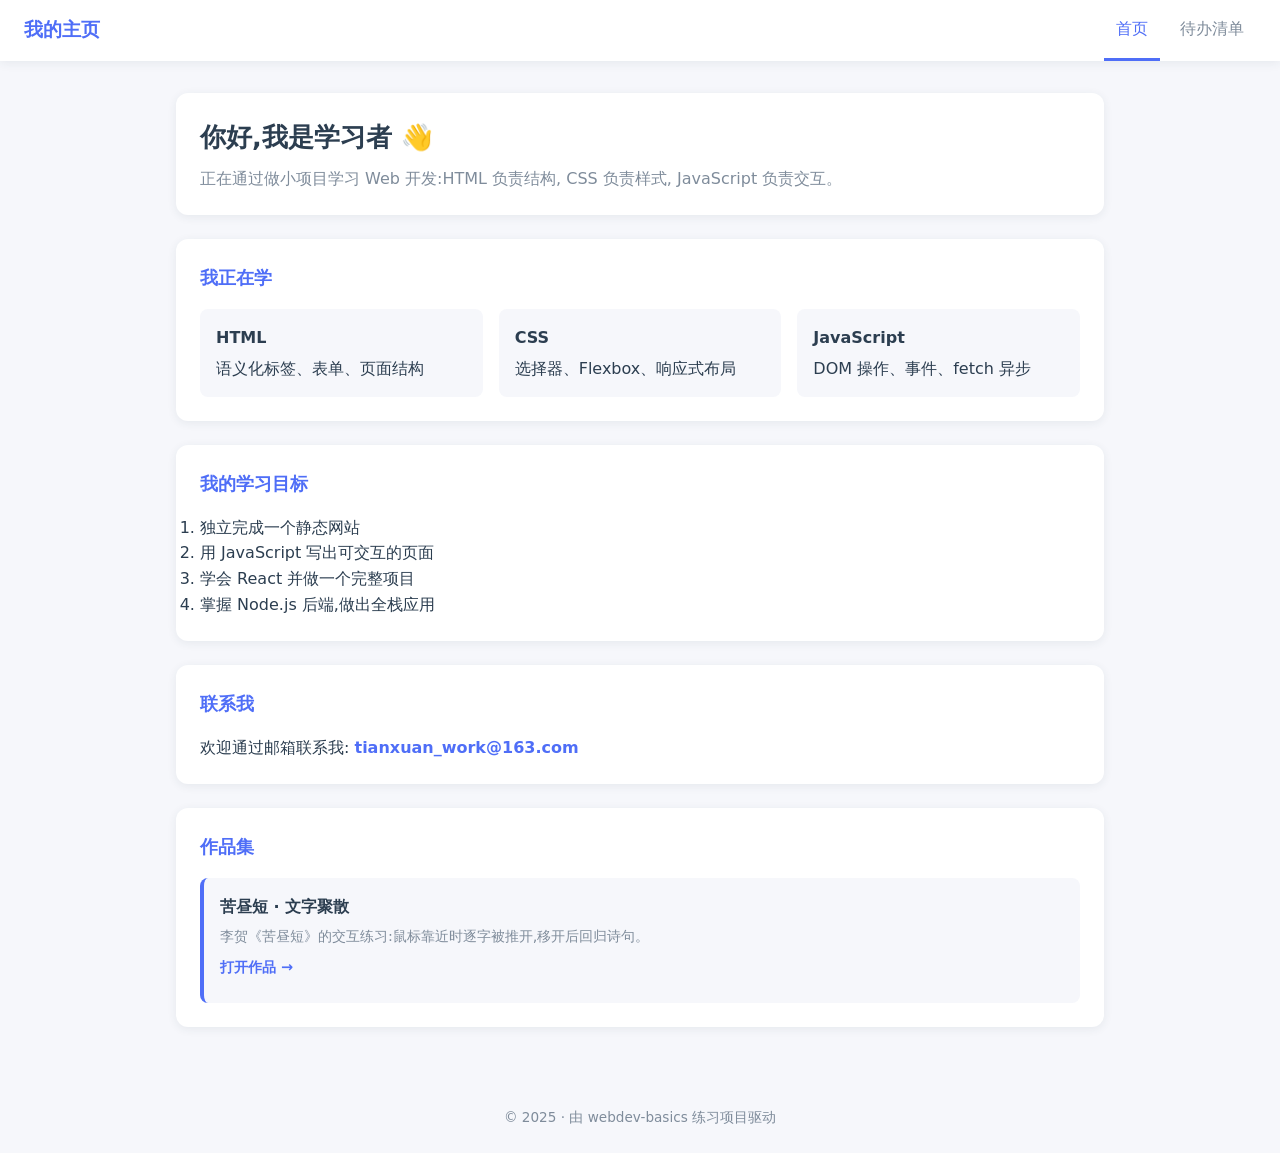
<file: index.html>
<!DOCTYPE html>
<!-- 学习要点:文档结构、语义化标签、常用标签 -->
<html lang="zh-CN">
<head>
  <meta charset="UTF-8">
  <meta name="viewport" content="width=device-width, initial-scale=1.0">
  <title>我的个人主页 · webdev-basics</title>
  <link rel="stylesheet" href="style.css">
</head>
<body>
  <!-- 顶部导航:语义化标签 nav -->
  <header class="navbar">
    <a class="logo" href="index.html">我的主页</a>
    <nav>
      <a class="active" href="index.html">首页</a>
      <a href="todo.html">待办清单</a>
    </nav>
  </header>

  <main class="container">
    <!-- 简介卡片 -->
    <section class="card">
      <h1>你好,我是学习者 👋</h1>
      <p class="muted">正在通过做小项目学习 Web 开发:HTML 负责结构, CSS 负责样式, JavaScript 负责交互。</p>
    </section>

    <!-- 技能卡片:Flexbox 布局演示 -->
    <section class="card">
      <h2>我正在学</h2>
      <div class="skills">
        <div class="skill-item">
          <h3>HTML</h3>
          <p>语义化标签、表单、页面结构</p>
        </div>
        <div class="skill-item">
          <h3>CSS</h3>
          <p>选择器、Flexbox、响应式布局</p>
        </div>
        <div class="skill-item">
          <h3>JavaScript</h3>
          <p>DOM 操作、事件、fetch 异步</p>
        </div>
      </div>
    </section>

    <!-- 目标列表:有序列表 ol 演示 -->
    <section class="card">
      <h2>我的学习目标</h2>
      <ol>
        <li>独立完成一个静态网站</li>
        <li>用 JavaScript 写出可交互的页面</li>
        <li>学会 React 并做一个完整项目</li>
        <li>掌握 Node.js 后端,做出全栈应用</li>
      </ol>
    </section>

    <!-- 联系方式:mailto 链接点击即可发邮件 -->
    <section class="card">
      <h2>联系我</h2>
      <p>欢迎通过邮箱联系我:
        <a class="contact-link" href="mailto:tianxuan_work@163.com">tianxuan_work@163.com</a>
      </p>
    </section>

    <!-- 作品集:每个完成的项目放一张卡片 -->
    <section class="card">
      <h2>作品集</h2>
      <div class="projects">
        <div class="project-item">
          <h3>苦昼短 · 文字聚散</h3>
          <p>李贺《苦昼短》的交互练习:鼠标靠近时逐字被推开,移开后回归诗句。</p>
          <p class="project-links">
            <a href="poem.html">打开作品 →</a>
          </p>
        </div>
      </div>
    </section>
  </main>

  <footer class="footer">
    © 2025 · 由 webdev-basics 练习项目驱动
  </footer>
</body>
</html>
</file>
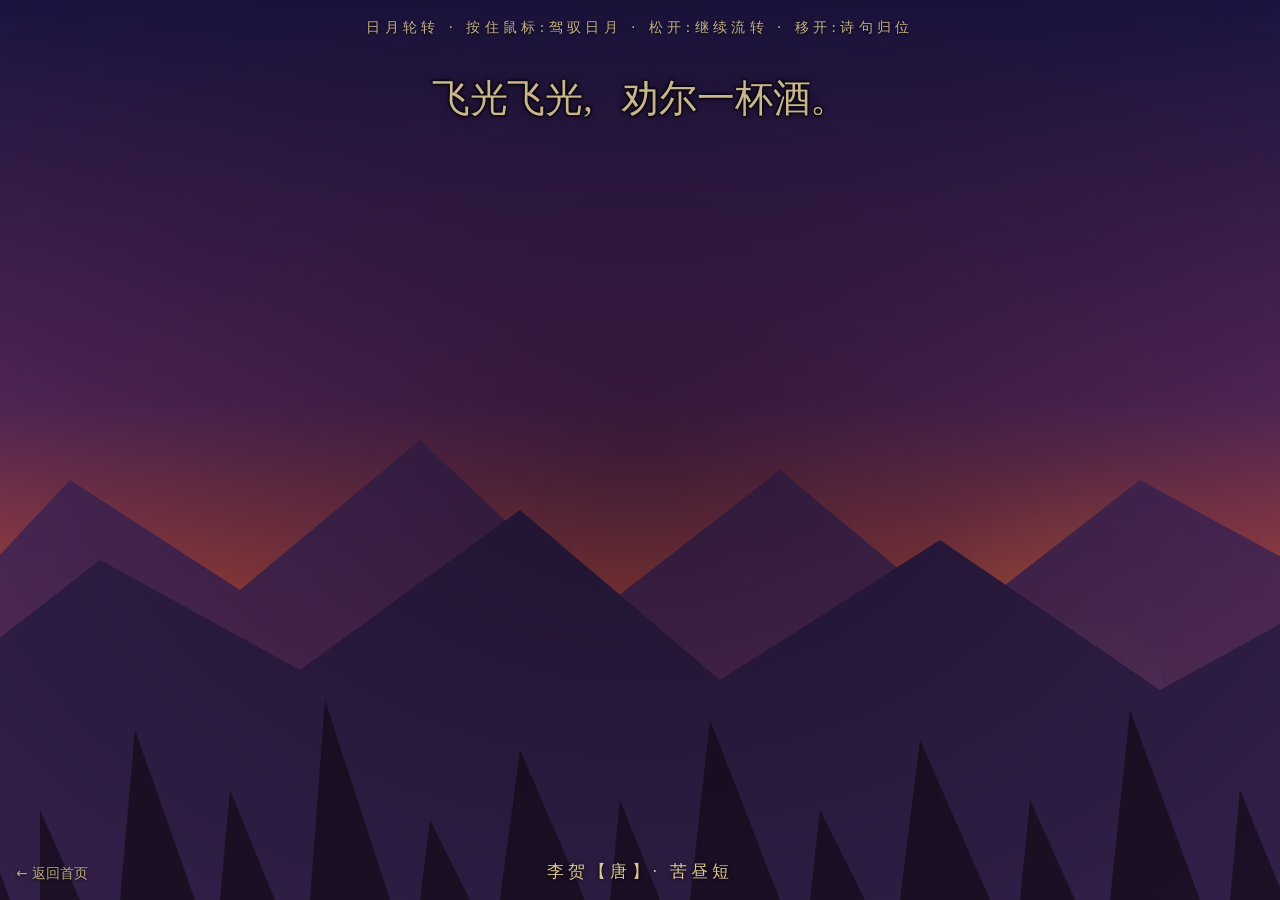
<file: poem.html>
<!DOCTYPE html>
<!-- 文字聚散 · 李贺《苦昼短》 学习要点:DOM 元素、SVG 背景、transform 动画、requestAnimationFrame、鼠标事件 -->
<html lang="zh-CN">
<head>
  <meta charset="UTF-8">
  <meta name="viewport" content="width=device-width, initial-scale=1.0">
  <title>文字聚散 · 苦昼短</title>
  <link rel="stylesheet" href="style.css">
  <style>
    /* 本页覆盖共享样式:无滚动、全屏 */
    body {
      margin: 0;
      overflow: hidden;
      background: #1a1440;
      cursor: crosshair;
    }

    /* ---------- 层级:背景(0) < 遮罩(1) < 文字(2) < 提示(3) ---------- */

    /* SVG 黄昏背景:铺满全屏,垫在最底层 */
    #sky {
      position: fixed;
      inset: 0;
      width: 100%;
      height: 100%;
      z-index: 0;
      pointer-events: none;
    }

    /* 压暗遮罩:中心区域变暗,让诗句更清楚,边缘保持黄昏通透 */
    .dim {
      position: fixed;
      inset: 0;
      z-index: 1;
      pointer-events: none;
      background: radial-gradient(
        ellipse at center,
        rgba(12, 6, 20, 0.5) 0%,
        rgba(12, 6, 20, 0.22) 60%,
        rgba(12, 6, 20, 0) 100%
      );
    }

    /* 舞台:装字的容器,盖在遮罩之上 */
    #stage {
      position: fixed;
      inset: 0;
      z-index: 2;
      pointer-events: none;
    }

    /* 每个字是一个完整的 <span>,绝对定位后用 transform 移动 */
    .char {
      position: absolute;
      top: 0;
      left: 0;
      font-family: "STKaiti", "KaiTi", "SimSun", "Microsoft YaHei", serif;
      /* 字号由 poem.js 的 fitFontSize() 按窗口大小动态计算并内联设置 */
      color: #ffe9a8; /* 提亮:偏暖的金色,贴合黄昏 */
      line-height: 1;
      user-select: none;
      pointer-events: none;
      will-change: transform;
      /* 多层阴影 = 黑描边 + 光晕,保证任何背景下文字都清晰 */
      text-shadow:
        0 0 4px rgba(0, 0, 0, 0.9),
        0 0 14px rgba(0, 0, 0, 0.75),
        1px 1px 2px rgba(0, 0, 0, 0.95),
        -1px 1px 2px rgba(0, 0, 0, 0.95),
        1px -1px 2px rgba(0, 0, 0, 0.95),
        -1px -1px 2px rgba(0, 0, 0, 0.95);
    }

    .hint {
      position: fixed;
      top: 16px;
      left: 0;
      right: 0;
      text-align: center;
      color: rgba(255, 233, 168, 0.75);
      font-size: 0.9rem;
      letter-spacing: 0.3em;
      pointer-events: none;
      z-index: 3;
      text-shadow: 0 1px 3px rgba(0, 0, 0, 0.8);
    }
    /* 署名:作者与作品名,底部居中,低调不抢戏 */
    .credit {
      position: fixed;
      bottom: 14px;
      left: 0;
      right: 0;
      text-align: center;
      font-family: "STKaiti", "KaiTi", "SimSun", serif;
      font-size: 1.05rem;
      letter-spacing: 0.25em;
      color: rgba(255, 233, 168, 0.85);
      text-shadow: 0 1px 4px rgba(0, 0, 0, 0.9);
      pointer-events: none;
      z-index: 3;
    }
    /* 返回链接:挪到左下角,让位给署名 */
    .back {
      position: fixed;
      bottom: 14px;
      left: 16px;
      z-index: 3;
    }
    .back a {
      color: rgba(255, 233, 168, 0.7);
      text-decoration: none;
      font-size: 0.85rem;
      text-shadow: 0 1px 3px rgba(0, 0, 0, 0.8);
    }
    .back a:hover {
      color: #ffe9a8;
    }
  </style>
</head>
<body>
  <!-- SVG 黄昏背景:天空渐变 + 夕阳 + 远山 + 树林剪影 -->
  <svg id="sky" viewBox="0 0 1440 900" preserveAspectRatio="xMidYMid slice" aria-hidden="true">
    <defs>
      <!-- 天空渐变:上深蓝紫 → 中紫 → 下橙红橙黄(黄昏) -->
      <linearGradient id="skyGrad" x1="0" y1="0" x2="0" y2="1">
        <stop offset="0%" stop-color="#1a1440"/>
        <stop offset="45%" stop-color="#5b2a5e"/>
        <stop offset="72%" stop-color="#c7503a"/>
        <stop offset="100%" stop-color="#f5a94e"/>
      </linearGradient>
      <!-- 夜空渐变:月亮时段淡入,深蓝夜空 -->
      <linearGradient id="nightGrad" x1="0" y1="0" x2="0" y2="1">
        <stop offset="0%" stop-color="#0b1030"/>
        <stop offset="100%" stop-color="#1a1440"/>
      </linearGradient>
      <!-- 夕阳光晕:内亮外透 -->
      <radialGradient id="sunGlow" cx="50%" cy="50%" r="50%">
        <stop offset="0%" stop-color="#ffd98a" stop-opacity="0.95"/>
        <stop offset="55%" stop-color="#ff9d5c" stop-opacity="0.35"/>
        <stop offset="100%" stop-color="#ff9d5c" stop-opacity="0"/>
      </radialGradient>
      <!-- 月光晕:冷白微蓝 -->
      <radialGradient id="moonGlow" cx="50%" cy="50%" r="50%">
        <stop offset="0%" stop-color="#dfe6ff" stop-opacity="0.9"/>
        <stop offset="60%" stop-color="#9fb0e8" stop-opacity="0.3"/>
        <stop offset="100%" stop-color="#9fb0e8" stop-opacity="0"/>
      </radialGradient>
      <!-- 月牙遮罩:白=显示,黑=挖掉。只作用在月面上,光晕不受影响 -->
      <mask id="crescent" maskContentUnits="userSpaceOnUse">
        <rect x="600" y="320" width="280" height="220" fill="#ffffff"/>
        <circle cx="748" cy="452" r="48" fill="#000000"/>
      </mask>
    </defs>

    <!-- 天空 -->
    <rect width="1440" height="900" fill="url(#skyGrad)"/>

    <!-- 夜空层(默认透明,月亮时段由 JS 淡入) -->
    <g id="night" opacity="0">
      <rect width="1440" height="900" fill="url(#nightGrad)"/>
      <g fill="#ffffff">
        <circle cx="200" cy="120" r="1.6" opacity="0.8"/>
        <circle cx="340" cy="80" r="1.2" opacity="0.6"/>
        <circle cx="520" cy="160" r="2" opacity="0.9"/>
        <circle cx="700" cy="90" r="1.3" opacity="0.7"/>
        <circle cx="880" cy="140" r="1.8" opacity="0.85"/>
        <circle cx="1050" cy="70" r="1.2" opacity="0.6"/>
        <circle cx="1230" cy="130" r="1.6" opacity="0.8"/>
        <circle cx="260" cy="240" r="1" opacity="0.5"/>
        <circle cx="640" cy="260" r="1.4" opacity="0.7"/>
        <circle cx="980" cy="230" r="1.1" opacity="0.55"/>
        <circle cx="1300" cy="260" r="1.5" opacity="0.75"/>
        <circle cx="120" cy="320" r="1.2" opacity="0.6"/>
      </g>
    </g>

    <!-- 太阳:用 <g> 包住,JS 通过 transform 移动它 -->
    <g id="sun">
      <circle cx="1080" cy="430" r="230" fill="url(#sunGlow)"/>
      <circle cx="1080" cy="430" r="72" fill="#ffdf8e"/>
    </g>

    <!-- 月亮:在太阳的直径对面,太阳落山时它升起 -->
    <g id="moon">
      <!-- 光晕:放在 mask 外面,不被月牙遮罩切割 -->
      <circle cx="720" cy="430" r="150" fill="url(#moonGlow)"/>
      <!-- 月面:套上月牙遮罩,被黑圆挖去一角 -->
      <g mask="url(#crescent)">
        <circle cx="720" cy="430" r="44" fill="#eef0ff"/>
      </g>
    </g>

    <!-- 远山(两层,越远越浅;画在日月之后,遮挡落山的太阳) -->
    <path d="M0,640 L150,480 L320,590 L500,440 L680,610 L860,470 L1040,620 L1220,480 L1440,600 L1440,900 L0,900 Z"
          fill="#4a2a5e" opacity="0.9"/>
    <path d="M0,700 L180,560 L380,670 L600,510 L800,680 L1020,540 L1240,690 L1440,580 L1440,900 L0,900 Z"
          fill="#33204a"/>

    <!-- 树林:底部一排松树剪影(近景,最深) -->
    <g fill="#1d1026">
      <polygon points="40,900 40,760 90,900"/>
      <polygon points="120,900 120,810 160,900"/>
      <polygon points="200,900 215,730 275,900"/>
      <polygon points="300,900 310,790 355,900"/>
      <polygon points="390,900 405,700 470,900"/>
      <polygon points="500,900 510,820 550,900"/>
      <polygon points="580,900 600,750 665,900"/>
      <polygon points="690,900 700,800 740,900"/>
      <polygon points="770,900 790,720 860,900"/>
      <polygon points="890,900 900,810 945,900"/>
      <polygon points="980,900 1000,740 1070,900"/>
      <polygon points="1100,900 1110,800 1155,900"/>
      <polygon points="1190,900 1210,710 1280,900"/>
      <polygon points="1310,900 1320,790 1365,900"/>
      <polygon points="1400,900 1410,760 1440,900"/>
    </g>
  </svg>

  <!-- 压暗遮罩:让文字区域更清楚 -->
  <div class="dim"></div>

  <div id="stage"></div>
  <p class="hint">日月轮转 · 按住鼠标:驾驭日月 · 松开:继续流转 · 移开:诗句归位</p>
  <!-- 署名:作者与作品名,底部居中 -->
  <p class="credit">李贺【唐】· 苦昼短</p>
  <p class="back"><a href="index.html">← 返回首页</a></p>
  <script src="poem.js"></script>
</body>
</html>
</file>
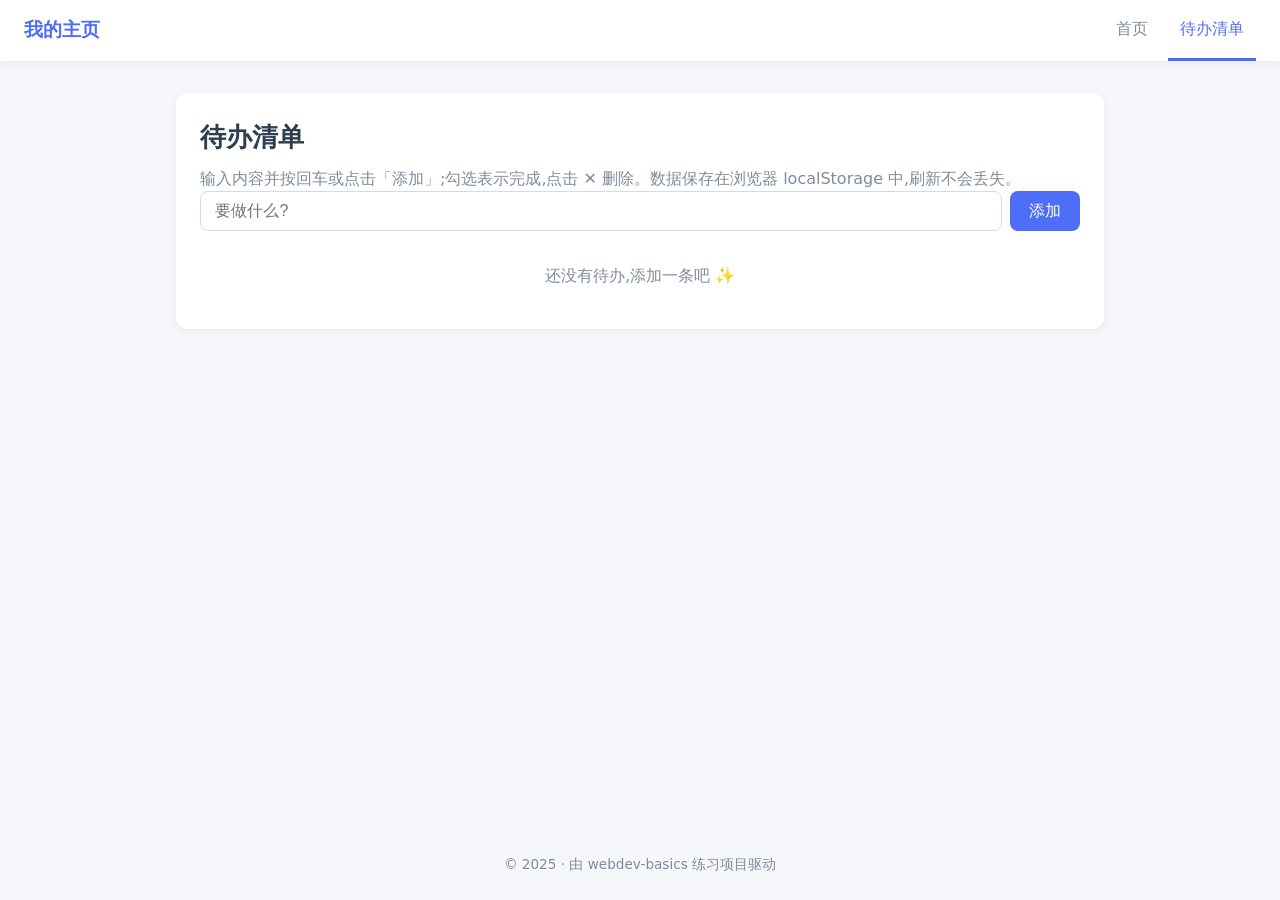
<file: todo.html>
<!DOCTYPE html>
<!-- 学习要点:表单、事件绑定、DOM 渲染 -->
<html lang="zh-CN">
<head>
  <meta charset="UTF-8">
  <meta name="viewport" content="width=device-width, initial-scale=1.0">
  <title>待办清单 · webdev-basics</title>
  <link rel="stylesheet" href="style.css">
</head>
<body>
  <header class="navbar">
    <a class="logo" href="index.html">我的主页</a>
    <nav>
      <a href="index.html">首页</a>
      <a class="active" href="todo.html">待办清单</a>
    </nav>
  </header>

  <main class="container">
    <section class="card">
      <h1>待办清单</h1>
      <p class="muted">输入内容并按回车或点击「添加」;勾选表示完成,点击 ✕ 删除。数据保存在浏览器 localStorage 中,刷新不会丢失。</p>

      <!-- 表单:提交时添加待办 -->
      <form id="todo-form" class="form-row">
        <input type="text" id="todo-input" placeholder="要做什么?" autocomplete="off">
        <button type="submit">添加</button>
      </form>

      <ul id="todo-list" class="todo-list"></ul>
      <p id="empty-tip" class="empty-tip">还没有待办,添加一条吧 ✨</p>
    </section>
  </main>

  <footer class="footer">
    © 2025 · 由 webdev-basics 练习项目驱动
  </footer>

  <!-- 脚本放在 body 末尾,保证 DOM 已就绪 -->
  <script src="todo.js"></script>
</body>
</html>
</file>
<file: style.css>
/* ============================================================
   webdev-basics 共享样式
   学习要点:选择器、CSS 变量、盒模型、Flexbox、响应式
   ============================================================ */

/* ---- CSS 变量:一处定义,全局复用 ---- */
:root {
  --color-bg: #f6f7fb;
  --color-card: #ffffff;
  --color-text: #2c3e50;
  --color-muted: #7f8c9b;
  --color-primary: #4f6ef7;
  --color-primary-dark: #3b56d8;
  --color-danger: #e74c3c;
  --radius: 12px;
  --shadow: 0 2px 10px rgba(44, 62, 80, 0.08);
}

/* ---- 基础重置:统一不同浏览器的默认表现 ---- */
* {
  /* 盒模型:padding/border 计入宽度,布局更好算 */
  box-sizing: border-box;
  margin: 0;
  padding: 0;
}

body {
  font-family: "Segoe UI", "Microsoft YaHei", system-ui, sans-serif;
  background: var(--color-bg);
  color: var(--color-text);
  line-height: 1.6;
  min-height: 100vh;
  display: flex;
  flex-direction: column;
}

/* ---- 顶部导航:Flexbox 水平排列 ---- */
.navbar {
  background: var(--color-card);
  box-shadow: var(--shadow);
  padding: 0 1.5rem;
  display: flex;
  align-items: center;
  justify-content: space-between;
  position: sticky;
  top: 0;
}

.navbar .logo {
  font-size: 1.2rem;
  font-weight: 700;
  color: var(--color-primary);
  text-decoration: none;
}

.navbar nav {
  display: flex;
  gap: 0.5rem;
}

.navbar nav a {
  color: var(--color-muted);
  text-decoration: none;
  padding: 1rem 0.75rem;
  border-bottom: 3px solid transparent;
}

.navbar nav a:hover,
.navbar nav a.active {
  color: var(--color-primary);
  border-bottom-color: var(--color-primary);
}

/* ---- 内容区:卡片布局(Flex 换行) ---- */
.container {
  width: 100%;
  max-width: 960px;
  margin: 2rem auto;
  padding: 0 1rem;
  flex: 1;
}

.card {
  background: var(--color-card);
  border-radius: var(--radius);
  box-shadow: var(--shadow);
  padding: 1.5rem;
  margin-bottom: 1.5rem;
}

.card h1 {
  font-size: 1.6rem;
  margin-bottom: 0.5rem;
}

.card h2 {
  font-size: 1.15rem;
  margin-bottom: 1rem;
  color: var(--color-primary);
}

.muted {
  color: var(--color-muted);
}

/* 技能卡片行:Flexbox 水平排列,窄屏自动换行 */
.skills {
  display: flex;
  flex-wrap: wrap;
  gap: 1rem;
}

.skill-item {
  flex: 1 1 200px;
  background: var(--color-bg);
  border-radius: 8px;
  padding: 1rem;
}

.skill-item h3 {
  font-size: 1rem;
  margin-bottom: 0.35rem;
}

/* 联系方式链接 */
.contact-link {
  color: var(--color-primary);
  font-weight: 600;
  text-decoration: none;
}

.contact-link:hover {
  text-decoration: underline;
}

/* 作品集:项目卡片 */
.projects {
  display: flex;
  flex-wrap: wrap;
  gap: 1rem;
  margin-top: 1rem;
}

.project-item {
  flex: 1 1 260px;
  background: var(--color-bg);
  border-radius: 8px;
  padding: 1rem;
  border-left: 4px solid var(--color-primary);
}

.project-item h3 {
  font-size: 1rem;
  margin-bottom: 0.35rem;
  color: var(--color-text);
}

.project-item p {
  font-size: 0.9rem;
  color: var(--color-muted);
  margin-bottom: 0.5rem;
}

.project-links {
  display: flex;
  gap: 1rem;
}

.project-links a {
  color: var(--color-primary);
  text-decoration: none;
  font-weight: 600;
  font-size: 0.9rem;
}

.project-links a:hover {
  text-decoration: underline;
}

/* ---- 表单控件(待办页面用) ---- */
.form-row {
  display: flex;
  gap: 0.5rem;
  margin-bottom: 1rem;
}

input[type="text"] {
  flex: 1;
  padding: 0.6rem 0.9rem;
  border: 1px solid #d5dbe5;
  border-radius: 8px;
  font-size: 1rem;
}

input[type="text"]:focus {
  outline: 2px solid var(--color-primary);
  outline-offset: 1px;
}

button {
  padding: 0.6rem 1.2rem;
  border: none;
  border-radius: 8px;
  font-size: 1rem;
  cursor: pointer;
  background: var(--color-primary);
  color: #fff;
}

button:hover {
  background: var(--color-primary-dark);
}

button.danger {
  background: transparent;
  color: var(--color-danger);
  padding: 0.3rem 0.6rem;
}

button.danger:hover {
  background: #fdecea;
}

/* 待办列表项:Flex 布局(勾选 | 文本 | 删除按钮) */
.todo-list {
  list-style: none;
}

.todo-item {
  display: flex;
  align-items: center;
  gap: 0.75rem;
  padding: 0.65rem 0;
  border-bottom: 1px solid #eef1f6;
}

.todo-item:last-child {
  border-bottom: none;
}

.todo-item input[type="checkbox"] {
  width: 1.1rem;
  height: 1.1rem;
  accent-color: var(--color-primary);
}

.todo-item .todo-text {
  flex: 1;
}

.todo-item.done .todo-text {
  text-decoration: line-through;
  color: var(--color-muted);
}

.empty-tip {
  color: var(--color-muted);
  text-align: center;
  padding: 1rem 0;
}

/* ---- 页脚 ---- */
.footer {
  text-align: center;
  color: var(--color-muted);
  font-size: 0.85rem;
  padding: 1.5rem;
}

/* ---- 响应式:屏幕小于 600px 时收窄导航 ---- */
@media (max-width: 600px) {
  .navbar {
    flex-direction: column;
    padding: 0.5rem 1rem;
  }

  .navbar nav a {
    padding: 0.5rem;
  }

  .card {
    padding: 1rem;
  }
}
</file>
